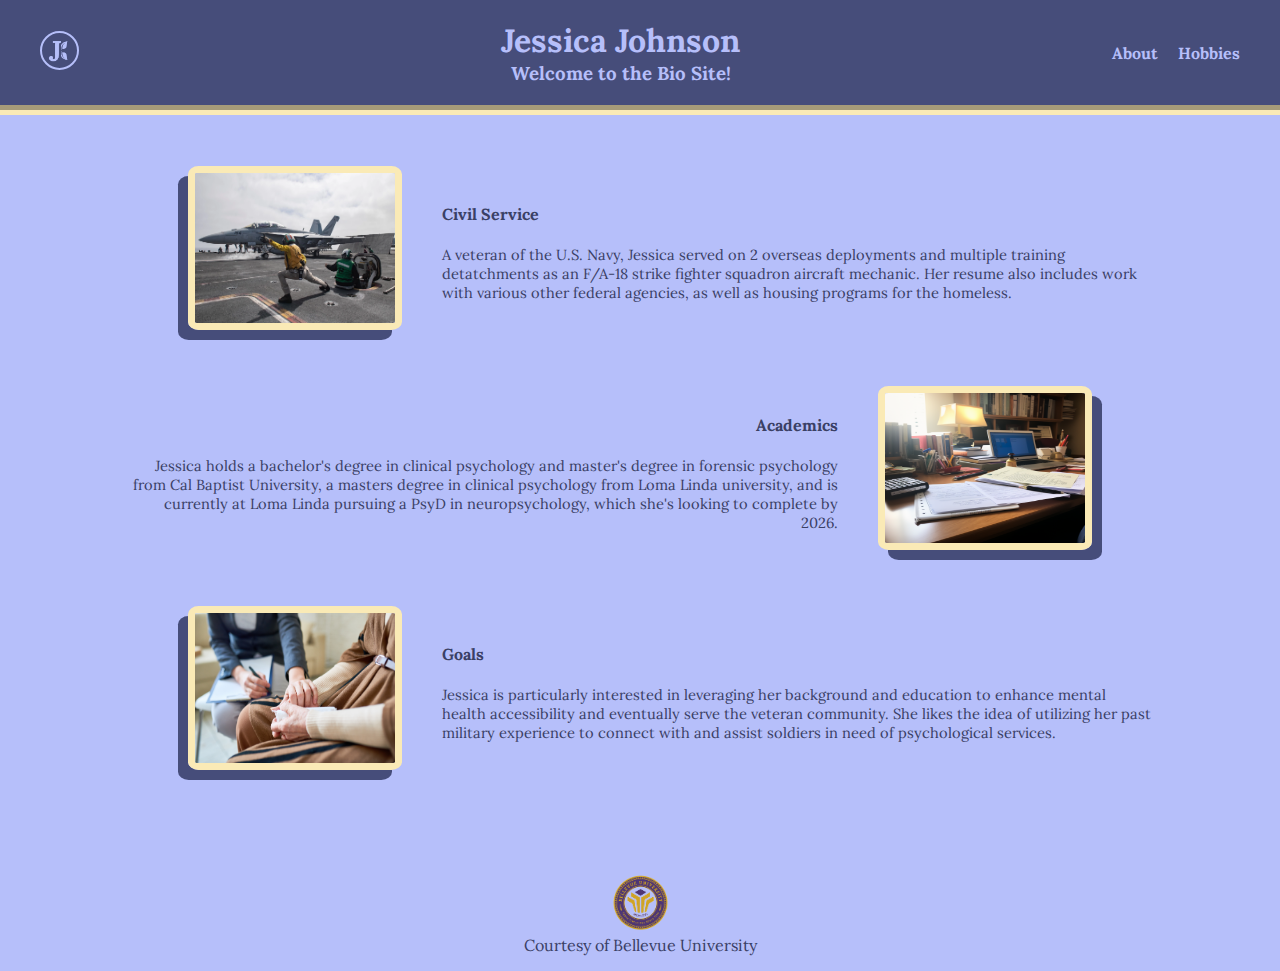
<file: index.html>
<!DOCTYPE html>
<html lang="en">
<head>
    <link rel="stylesheet" href="bioSite.css">
    <link rel="stylesheet" href="https://fonts.googleapis.com/css?family=Lora">
    <title>Jessica Johnson</title>
</head>
<body>
    <div id="container">
        <header id="head">
            <div class="navbar">
                <div id="navbar_left">
                    <a href="../bioSite/index.html"><img src="images/logo.png" alt="homepage link"></a>
                </div>
                <div id="navbar_center">
                    <h1>Jessica Johnson</h1>
                    <h3>Welcome to the Bio Site!</h3>
                </div>
                <div id="navbar_right">
                    <a href="../bioSite/About.html" alt="about page link">About</a>
                    <a href="../bioSite/Hobbies.html" alt="hobby page link">Hobbies</a>
                </div>
            </div>
        </header>
        <div id="embellish">
            <div>
                <h4>Civil Service</h4>
                <p>
                    A veteran of the U.S. Navy, Jessica served on 2 overseas deployments and multiple training
                    detatchments as an F/A-18 strike fighter squadron aircraft mechanic. Her resume also includes
                    work with various other federal agencies, as well as housing programs for the homeless.
                </p>
            </div>
            <figure>
                <a href="https://www.airpac.navy.mil/Organization/USS-Nimitz-CVN-68/" target="_blank"><img src="images/home_1.png" alt="USS Nimitz link"></a>
            </figure>
        </div>
        <div id="accomplish"> 
            <div>
                <h4>Academics</h4>
                <p>
                    Jessica holds a bachelor's degree in clinical psychology and master's degree in
                    forensic psychology from Cal Baptist University, a masters degree in clinical psychology from
                    Loma Linda university, and is currently at Loma Linda pursuing a PsyD in neuropsychology, which
                    she's looking to complete by 2026.

                </p>
            </div>
            <figure>
                <a href="https://behavioralhealth.llu.edu/academics/psychology/clinical-psychology-psyd" target="_blank"><img src="images/home_2.png" alt="Loma Linda University link"></a>
            </figure>
        </div>
        <div id="goal">
            <div>
                <h4>Goals</h4>
                <p>
                    Jessica is particularly interested in leveraging her background and education to enhance 
                    mental health accessibility and eventually serve the veteran community. She likes the idea
                    of utilizing her past military experience to connect with and assist soldiers in need
                    of psychological services.  
                </p>
            </div>
            <figure>
                <a href="https://www.mentalhealth.va.gov/" target="_blank"><img src="images/home_3.png" alt="VA mental health services link"></a>
            </figure>
        </div>
        <footer id="foot">
            <a href="https://acw-bellevue.github.io/csd-340/" target="_blank"><img src="images/bellevue.png" alt="CSD-340 repository page"></a>
            <p>Courtesy of Bellevue University</p>
        </footer>
    </div>
</body>
</html>
</file>
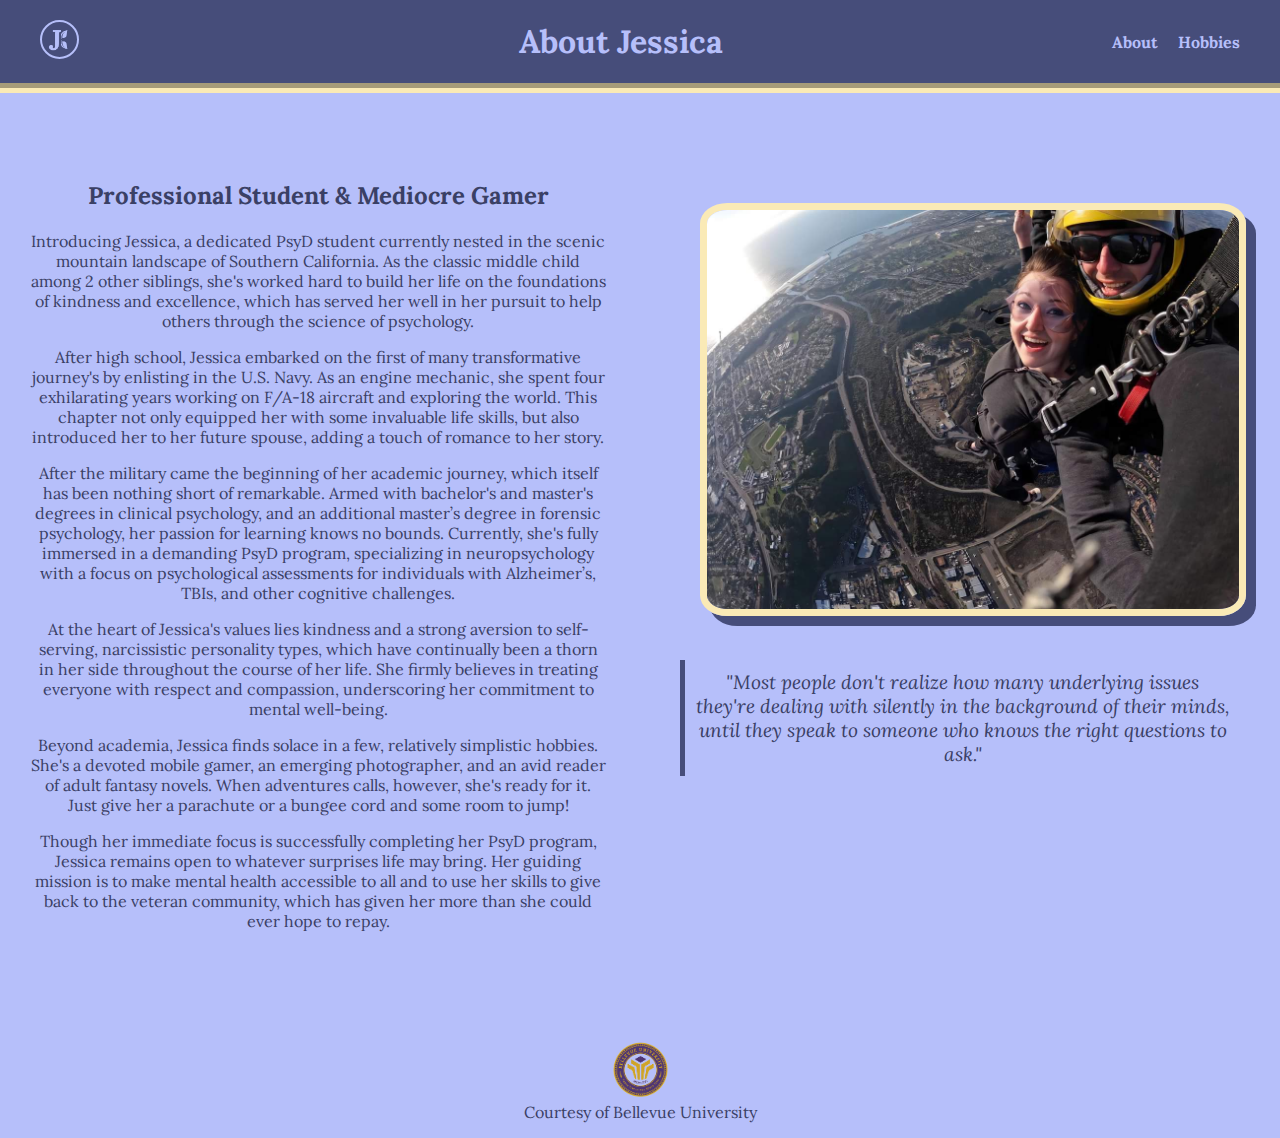
<file: About.html>
<!DOCTYPE html>
<html lang="en">
<head>
    <link rel="stylesheet" href="bioSite.css">
    <link rel="stylesheet" href="https://fonts.googleapis.com/css?family=Lora">
    <title>Jessica Copeland</title>
</head>
<body>
    <div id="container">
        <header id="head">
            <div class="navbar">
                <div id="navbar_left">
                    <a href="../bioSite/index.html"><img src="images/logo.png" alt="homepage link"></a>
                </div>
                <div id="navbar_center">
                    <h1>About Jessica</h1>
                </div>
                <div id="navbar_right">
                    <a href="../bioSite/About.html" alt="about page link">About</a>
                    <a href="../bioSite/Hobbies.html" alt="hobby page link">Hobbies</a>
                </div>
            </div>
        </header>
        <main class="main">
            <div id="about">
                <h2>Professional Student & Mediocre Gamer</h2>
                <p>
                    Introducing Jessica, a dedicated PsyD student currently nested in the scenic mountain 
                    landscape of Southern California. As the classic middle child among 2 other siblings, 
                    she's worked hard to build her life on the foundations of kindness and excellence,
                    which has served her well in her pursuit to help others through the science of psychology.
                </p>
                <p>
                    After high school, Jessica embarked on the first of many transformative journey's by 
                    enlisting in the U.S. Navy. As an engine mechanic, she spent four exhilarating years 
                    working on F/A-18 aircraft and exploring the world. This chapter not only equipped her 
                    with some invaluable life skills, but also introduced her to her future spouse, 
                    adding a touch of romance to her story.
                </p>
                <p>
                    After the military came the beginning of her academic journey, which itself has been 
                    nothing short of remarkable. Armed with bachelor's and master's degrees in clinical 
                    psychology, and an additional master’s degree in forensic psychology, her passion for 
                    learning knows no bounds. Currently, she's fully immersed in a demanding PsyD program, 
                    specializing in neuropsychology with a focus on psychological assessments for individuals 
                    with Alzheimer’s, TBIs, and other cognitive challenges.
                </p>
                <p>
                    At the heart of Jessica's values lies kindness and a strong aversion to self-serving, 
                    narcissistic personality types, which have continually been a thorn in her side throughout 
                    the course of her life. She firmly believes in treating everyone with respect and compassion,
                    underscoring her commitment to mental well-being.
                <p>
                    Beyond academia, Jessica finds solace in a few, relatively simplistic hobbies. She's a 
                    devoted mobile gamer, an emerging photographer, and an avid reader of adult fantasy novels.
                    When adventures calls, however, she's ready for it. Just give her a parachute or a bungee 
                    cord and some room to jump!
                </p>
                <p>
                    Though her immediate focus is successfully completing her PsyD program, Jessica remains 
                    open to whatever surprises life may bring. Her guiding mission is to make mental health 
                    accessible to all and to use her skills to give back to the veteran community, which has 
                    given her more than she could ever hope to repay.
                </p>
            </div>
            <div id="about_figure">
                <figure>
                    <a href="https://gojump-america.com/oceanside/" target="_blank"><img src="images/about_1.jpg" alt="California skydiving link"></a>
                    <figcaption>
                        <blockquote>"Most people don't realize how many underlying issues they're
                            dealing with silently in the background of their minds, until they speak
                            to someone who knows the right questions to ask."
                        </blockquote>
                    </figcaption>
                </figure>
            </div>
        </main> 
        <footer id="foot">
            <a href="https://acw-bellevue.github.io/csd-340/" target="_blank"><img src="images/bellevue.png" alt="CSD-340 repository page"></a>
            <p>Courtesy of Bellevue University</p>
        </footer>
    </div>
</body>
</html>
</file>
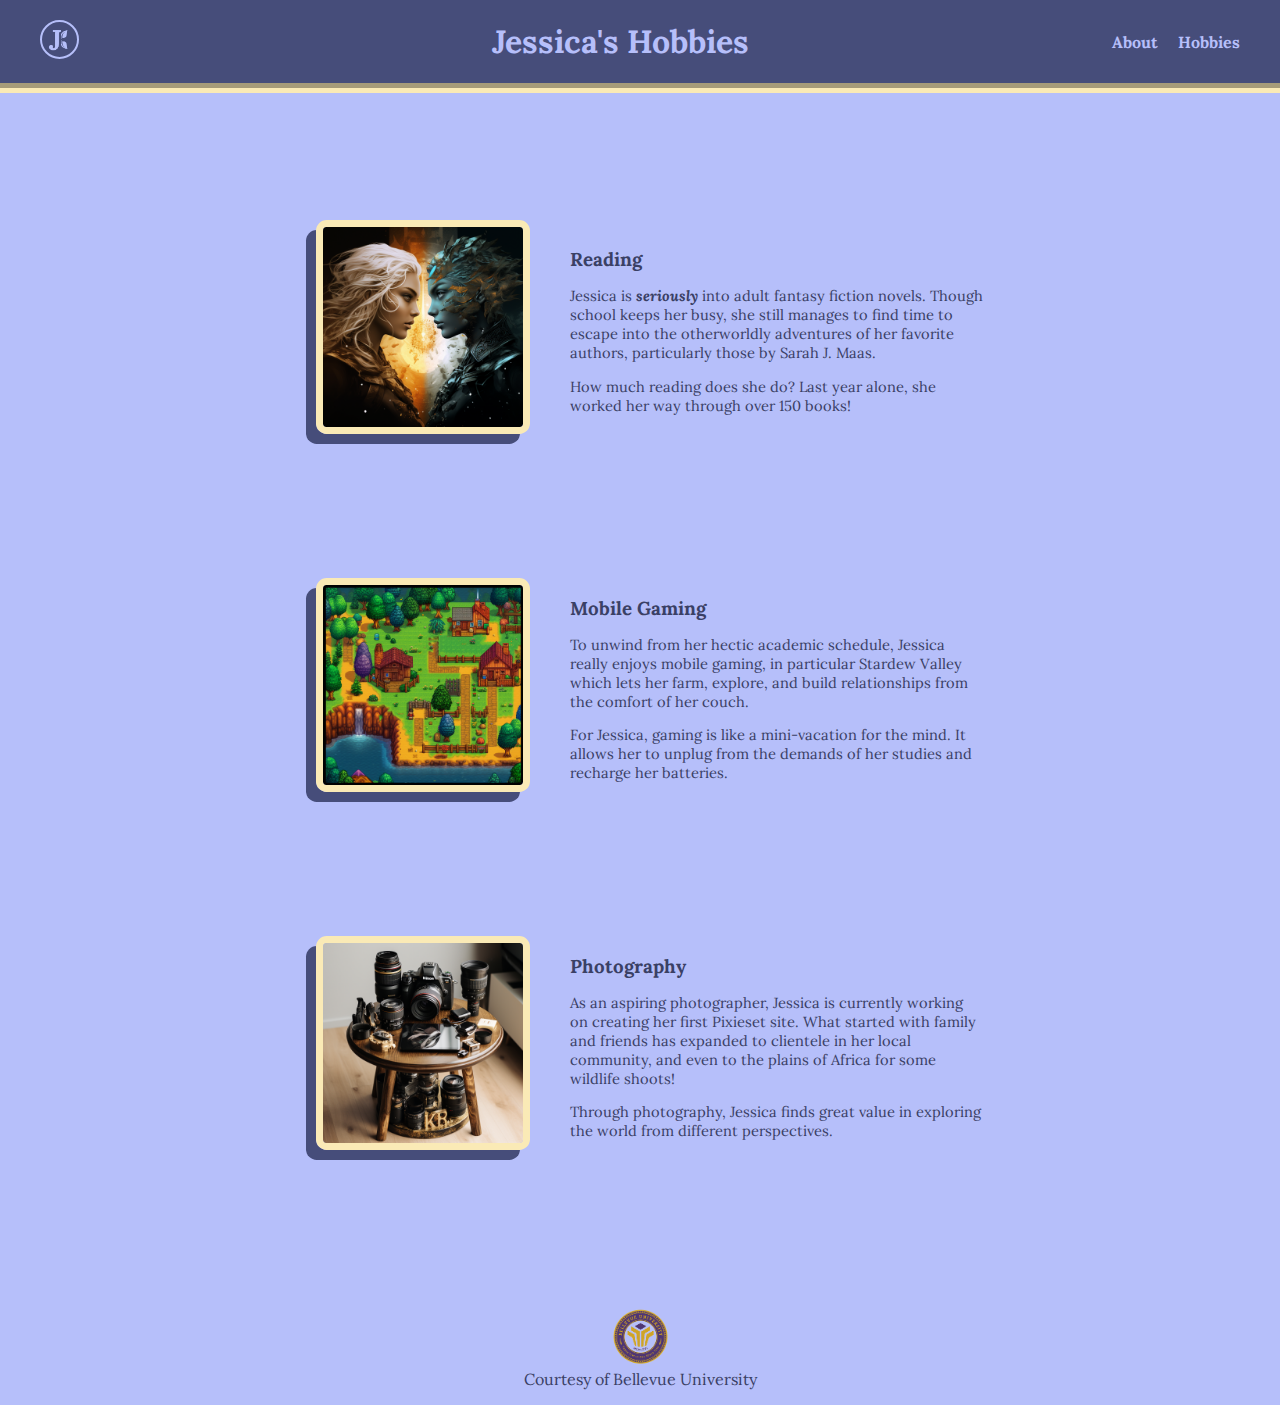
<file: Hobbies.html>
<!DOCTYPE html>
<html lang="en">
<head>
    <link rel="stylesheet" href="bioSite.css">
    <link rel="stylesheet" href="https://fonts.googleapis.com/css?family=Lora">
    <title>Jessica's Bio</title>
</head>
<body>
    <div id="container">
        <header id="head">
            <div class="navbar">
                <div id="navbar_left">
                    <a href="../bioSite/index.html"><img src="images/logo.png" alt="homepage link"></a>
                </div>
                <div id="navbar_center">
                    <h1>Jessica's Hobbies</h1>
                </div>
                <div id="navbar_right">
                    <a href="../bioSite/About.html" alt="about page link">About</a>
                    <a href="../bioSite/Hobbies.html" alt="hobby page link">Hobbies</a>
                </div>
            </div>
        </header>
        <div class="hobby_main">
            <div class="hobby">
                <figure>
                    <a href="https://sarahjmaas.com/" target="_blank"><img src="images/hobby_1.png" alt="Sarah J Maas link"></a>
                </figure>
                <div>
                    <h3>Reading</h3>
                    <p>
                        Jessica is <b><em>seriously</em></b> into adult fantasy fiction novels. Though school keeps her busy,
                        she still manages to find time to escape into the otherworldly adventures of her 
                        favorite authors, particularly those by Sarah J. Maas.
                    </p>
                    <p>
                        How much reading does she do? Last year alone, she worked her way through over 150 books!
                    </p>
                </div>
            </div>
            <div class="hobby">
                <figure>
                    <a href="https://www.stardewvalley.net/" target="_blank"><img src="images/hobby_2.jpg" alt="Stardew Valley link"></a>
                </figure>
                <div>
                    <h3>Mobile Gaming</h3>
                    <p>
                        To unwind from her hectic academic schedule, Jessica really enjoys mobile gaming,
                        in particular Stardew Valley which lets her farm, explore, and build relationships 
                        from the comfort of her couch.
                    </p>
                    <p> 
                        For Jessica, gaming is like a mini-vacation for the mind. It allows her to unplug from 
                        the demands of her studies and recharge her batteries.
                    </p>
                </div>
            </div>
            <div class="hobby">
                <figure>
                    <a href="https://pixieset.com/" target="_blank"><img src="images/hobby_3.png" alt="Pixieset link"></a>
                </figure>
                <div>
                    <h3>Photography</h3>
                    <p>
                        As an aspiring photographer, Jessica is currently working on creating her first 
                        Pixieset site. What started with family and friends has expanded to clientele in
                        her local community, and even to the plains of Africa for some wildlife shoots!
                    </p>
                    <p>
                        Through photography, Jessica finds great value in exploring the world from different 
                        perspectives.
                    </p>
                </div>
            </div>
        </div>
        <footer id="foot">
            <a href="https://acw-bellevue.github.io/csd-340/" target="_blank"><img src="images/bellevue.png" alt="CSD-340 repository page"></a>
            <p>Courtesy of Bellevue University</p>
        </footer>
    </div>
</body>
</html>
</file>
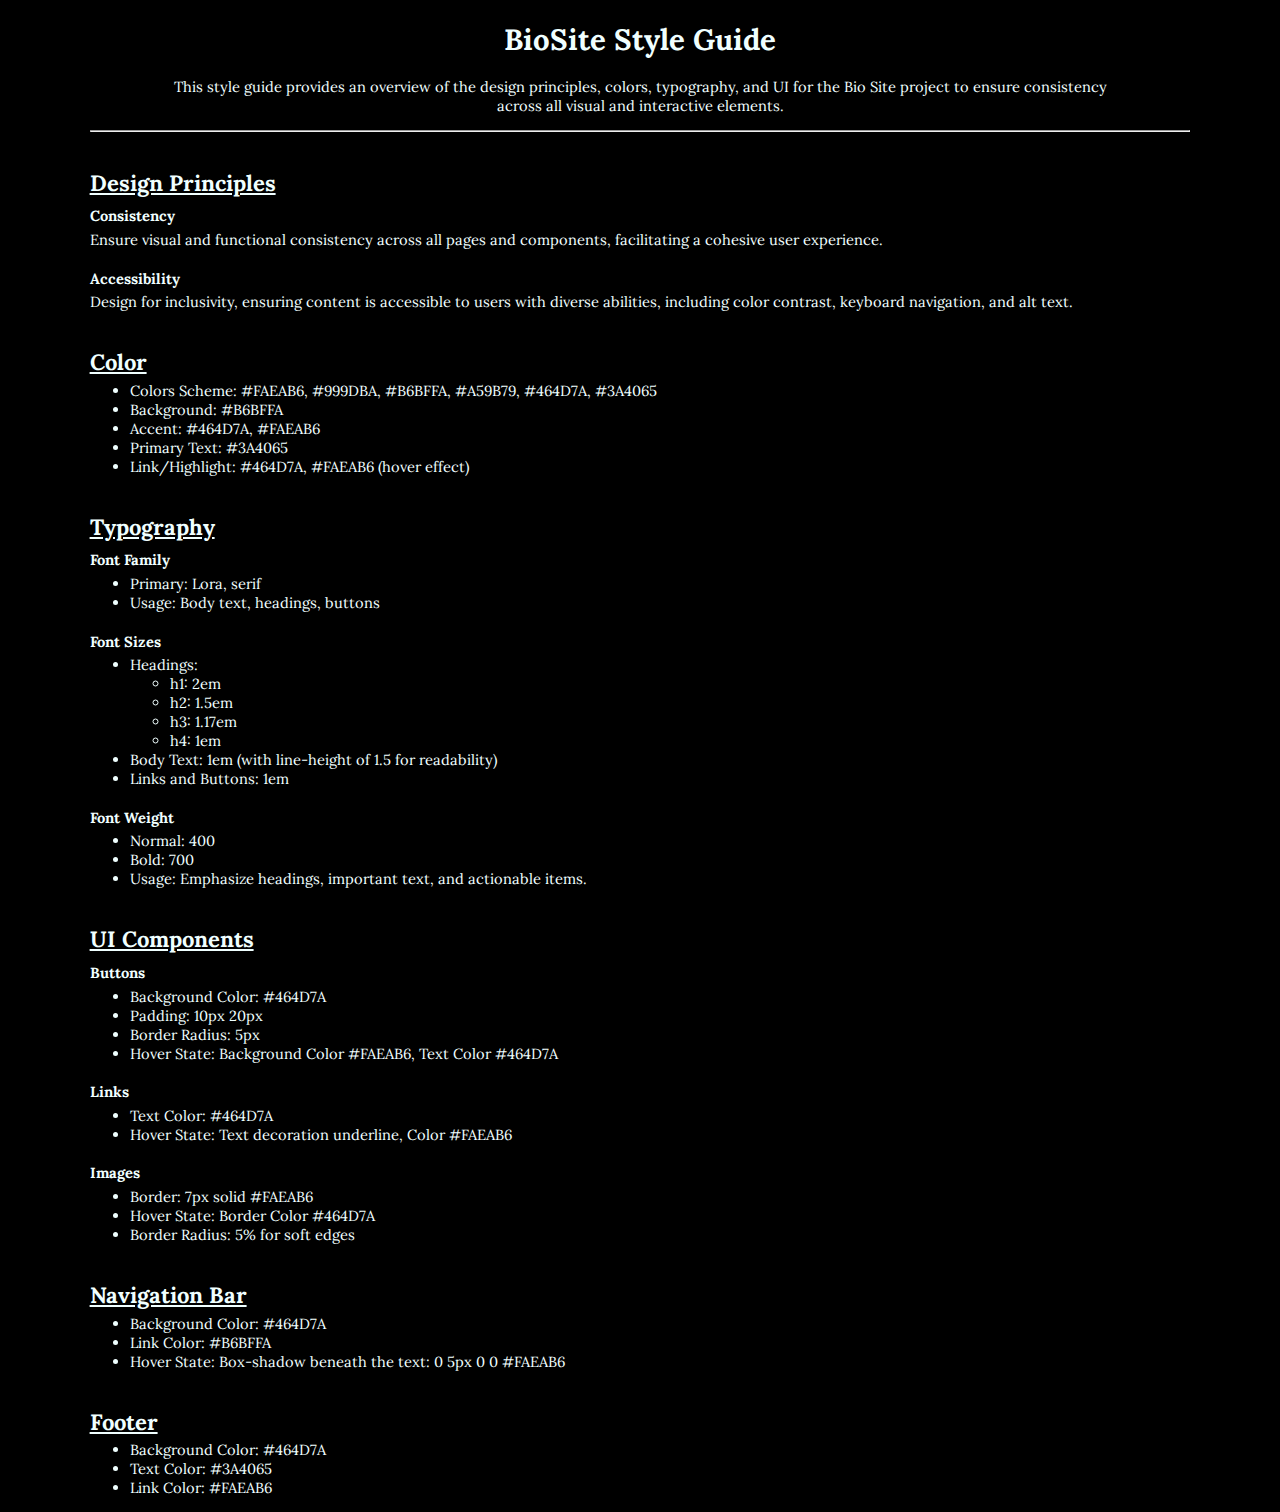
<file: Styleguide.html>
<!DOCTYPE html>
<html lang="en">
    <head>
        <link rel="stylesheet" href="https://fonts.googleapis.com/css?family=Lora">
        <style>
            body {
                background-color: black;
                color: azure;
                font-family: Lora;
                font-size: 11pt;
                margin: 0 7% 0 7%;
            }
            h3 {
                text-decoration: underline;
                padding-top: 15px;
                margin-bottom: -10px;
                font-size: 1.5em;
            }
            h4 {
                margin-bottom: -10px;
            }
        </style>
        <title>BioSite Style Guide</title>
    </head>
    <body>
        <h1 style="text-align: center;">BioSite Style Guide</h1>
        <p style="text-align: center;">
            This style guide provides an overview of the design principles, colors, 
            typography, and UI for the Bio Site project to ensure consistency <br> 
            across all visual and interactive elements.
        </p>
        <hr>
        <h3>Design Principles</h3>
        <h4>Consistency</h4>
        <p>
            Ensure visual and functional consistency across all pages and components, 
            facilitating a cohesive user experience.
        </p>
        <h4>Accessibility</h4>
        <p>
            Design for inclusivity, ensuring content is accessible to users with 
            diverse abilities, including color contrast, keyboard navigation, and alt text.
        </p>
        <h3>Color</h3>
        <ul>
            <li>Colors Scheme: #FAEAB6, #999DBA, #B6BFFA, #A59B79, #464D7A, #3A4065</li>
            <li>Background: #B6BFFA</li>
            <li>Accent: #464D7A, #FAEAB6</li>
            <li>Primary Text: #3A4065</li>
            <li>Link/Highlight: #464D7A, #FAEAB6 (hover effect)</li>
        </ul>
        <h3>Typography</h3>
        <h4>Font Family</h4>
        <ul>
            <li>Primary: Lora, serif</li>
            <li>Usage: Body text, headings, buttons</li>
        </ul>
        <h4>Font Sizes</h4>
        <ul>
            <li>Headings:
                <ul>
                    <li>h1: 2em</li>
                    <li>h2: 1.5em</li>
                    <li>h3: 1.17em</li>
                    <li>h4: 1em</li>
                </ul>
            </li>
            <li>Body Text: 1em (with line-height of 1.5 for readability)</li>
            <li>Links and Buttons: 1em</li>
        </ul>
        <h4>Font Weight</h4>
        <ul>
            <li>Normal: 400</li>
            <li>Bold: 700</li>
            <li>Usage: Emphasize headings, important text, and actionable items.</li>
        </ul>
        <h3>UI Components</h3>
        <h4>Buttons</h4>
        <ul>
            <li>Background Color: #464D7A</li>
            <li>Padding: 10px 20px</li>
            <li>Border Radius: 5px</li>
            <li>Hover State: Background Color #FAEAB6, Text Color #464D7A</li>
        </ul>
        <h4>Links</H4>
            <ul>
                <li>Text Color: #464D7A</li>
                <li>Hover State: Text decoration underline, Color #FAEAB6</li>
            </ul>
        <h4>Images</h4>
        <ul>
            <li>Border: 7px solid #FAEAB6</li>
            <li>Hover State: Border Color #464D7A</li>
            <li>Border Radius: 5% for soft edges</li>
        </ul>
        <h3>Navigation Bar</h3>
        <ul>
            <li>Background Color: #464D7A</li>
            <li>Link Color: #B6BFFA</li>
            <li>Hover State: Box-shadow beneath the text: 0 5px 0 0 #FAEAB6</li>
        </ul>
        <h3>Footer</h3>
        <ul>
            <li>Background Color: #464D7A</li>
            <li>Text Color: #3A4065</li>
            <li>Link Color: #FAEAB6</li>
        </ul>
    </body>
</html>
</file>
<file: bioSite.css>
/*-- ALL PAGES --*/

body {
    margin: 0;
    padding: 0;
    width: 100%;
    background-color: #b6bffa;
    font-family: Lora;
    overflow-x: hidden;
}

#container {
    display: flex;
    flex-direction: column;
    min-height: 100vh;
}

header {
    display: flex;
    flex-direction: column;
    align-items: center;
    justify-content: center;
    position: relative;
    padding: 20px 20px;
    margin-bottom: 100px;
}

.navbar {
    display: flex;
    justify-content: space-between;
    align-items: center;
    position: absolute;
    top: 0;
    width: 100%;
    padding: 20px 20px;
    background-color: #464D7A;
    border-bottom: 10px solid #FAEAB6;
    border-bottom-style: groove;
}

#navbar_left, #navbar_right {
    display: flex;
    padding: 0 20px;
    margin-left: 20px;
    margin-right: 20px;
}

#navbar_center {
    display: flex;
    flex-grow: 1;
    flex-direction: column;
    align-items: center;
    justify-content: center;
    margin-left: 50px;
}

#navbar_right a {
    text-decoration: none;
    color: #b6bffa;
    font-weight: bolder;
    transition: 0.2s;
}

#navbar_right a:hover {
    box-shadow: 0 5px 0 0 #FAEAB6;
}

#navbar_right a:last-child {
    margin-left: 20px;
}

#navbar_left img {
    width: 35px;
    height: 35px;
    border: 2px solid #b6bffa;
    border-radius: 50%;
    transition: 0.2s;
}

#navbar_left img:hover {
    border: 2px solid #FAEAB6;
}

#head h1, #head h3 {
    margin: 0;
    position: static;
    text-align: center;
    color: #b6bffa; 
    font-weight: bold;
}

footer p {
    color: #3a4065;
}

footer a img {
    width: 65px;
    height: 65px;
    border-radius: 50%;
    margin-top: 20px;
    margin-bottom: -20px;
}

figure img {
    width: 200px;
    height: 150px;
    border: 7px solid #FAEAB6;
    margin: 20px;
    transition: 0.2s;
    border-radius: 5%;
}

figure img:hover {
    border: 7px solid #464D7A;
}

footer {
    width: 100%;
    text-align: center;
    padding-top: 50px;
}

footer p {
    color: #3a4065;
}


/* -- LANDING PAGE --*/

#embellish, #accomplish, #goal {
    display: flex;
    max-width: 80%;
    margin: -10px auto;
}

#embellish, #goal {
    flex-direction: row-reverse;
    align-items: center;
    text-align: left;
}

#accomplish {
    flex-direction: row;
    align-items: center;
    text-align: right;
}

#embellish figure, #goal figure {
    margin-right: 20px;
}

#accomplish figure {
    margin-left: 20px;
}

#embellish p, #accomplish p, #goal p {
    flex: 1;
    color: #3a4065;
    font-size: 11pt;
}

#embellish h4, #accomplish h4, #goal h4 {
    color: #3a4065;
}

#embellish figure img, #goal figure img {
    box-shadow: -10px 10px 0 0 #464D7A;
    transition: 0.3s;
}

#embellish figure img:hover, #goal figure img:hover {
    box-shadow: 10px 10px 0 0 #464D7A;
}

#accomplish figure img {
    box-shadow: 10px 10px 0 0 #464D7A;
    transition: 0.2s;
}

#accomplish figure img:hover {
    box-shadow: -10px 10px 0 0 #464D7A;
}


/*-- ABOUT PAGE --*/

.main {
    display: flex;
    justify-content: center;
    align-items: stretch;
}

#about {
    flex: 1;
    flex-direction: row;
    align-items: flex-start;
    justify-content: space-between;
    margin: 0 auto;
    padding: 20px 0;
    max-width: 1200px;
    margin: auto;
}

#about_figure {
    flex: 1;
    width: 80%;
    display: flex;
    flex-direction: column;
    align-items: center;
    justify-content: center;
    text-align: center;
    margin-bottom: 10%;
}

#about h2 , #about p {
    margin-right: 30px;
    padding-left: 30px;
    width: 90%;
    text-align: center;
    color: #3a4065;
}

#about_figure blockquote {
    margin: 20px 0;
    padding: 10px;
    border-left: 5px solid #464D7A;
    display: inline-block;
    font-style: italic;
    font-size: larger;
    color: #3a4065;
}

#about_figure img {
    width: 95%;
    height: auto;
    box-shadow: 10px 10px 0 0 #464D7A;
    transition: 0.2s;
}

#about_figure figure img:hover {
    box-shadow: -10px 10px 0 0 #464D7A;
}

#about p {
    flex: 1;
}


/*-- Hobby Page --*/

.hobby_main {
    display: flex;
    flex-direction: column;
    align-items: center;
    width: 100%;
    margin-top: 20px;
}

.hobby {
    display: flex;
    justify-content: center;
    align-items: center;
    width: 60%;
    margin-bottom: 20px;
    padding: 20px;
    box-sizing: border-box;
}

.hobby img {
    width: 200px;
    height: auto;
    margin-right: 20px;
    box-shadow: -10px 10px 0 0 #464D7A;
    transition: 0.3s;
}

.hobby img:hover {
    box-shadow: 10px 10px 0 0 #464D7A;
}

.hobby-content {
    width: 100%;
}

.hobby h3 {
    margin-bottom: 10px;
    color: #3a4065;
}

.hobby p {
    text-align: left;
    margin-right: 20px;
    color: #3a4065;
    font-size: 11pt;
}

.hobby figure {
    margin: 20px;
}

.hobby a {
    margin-top: 10px;
}
</file>
